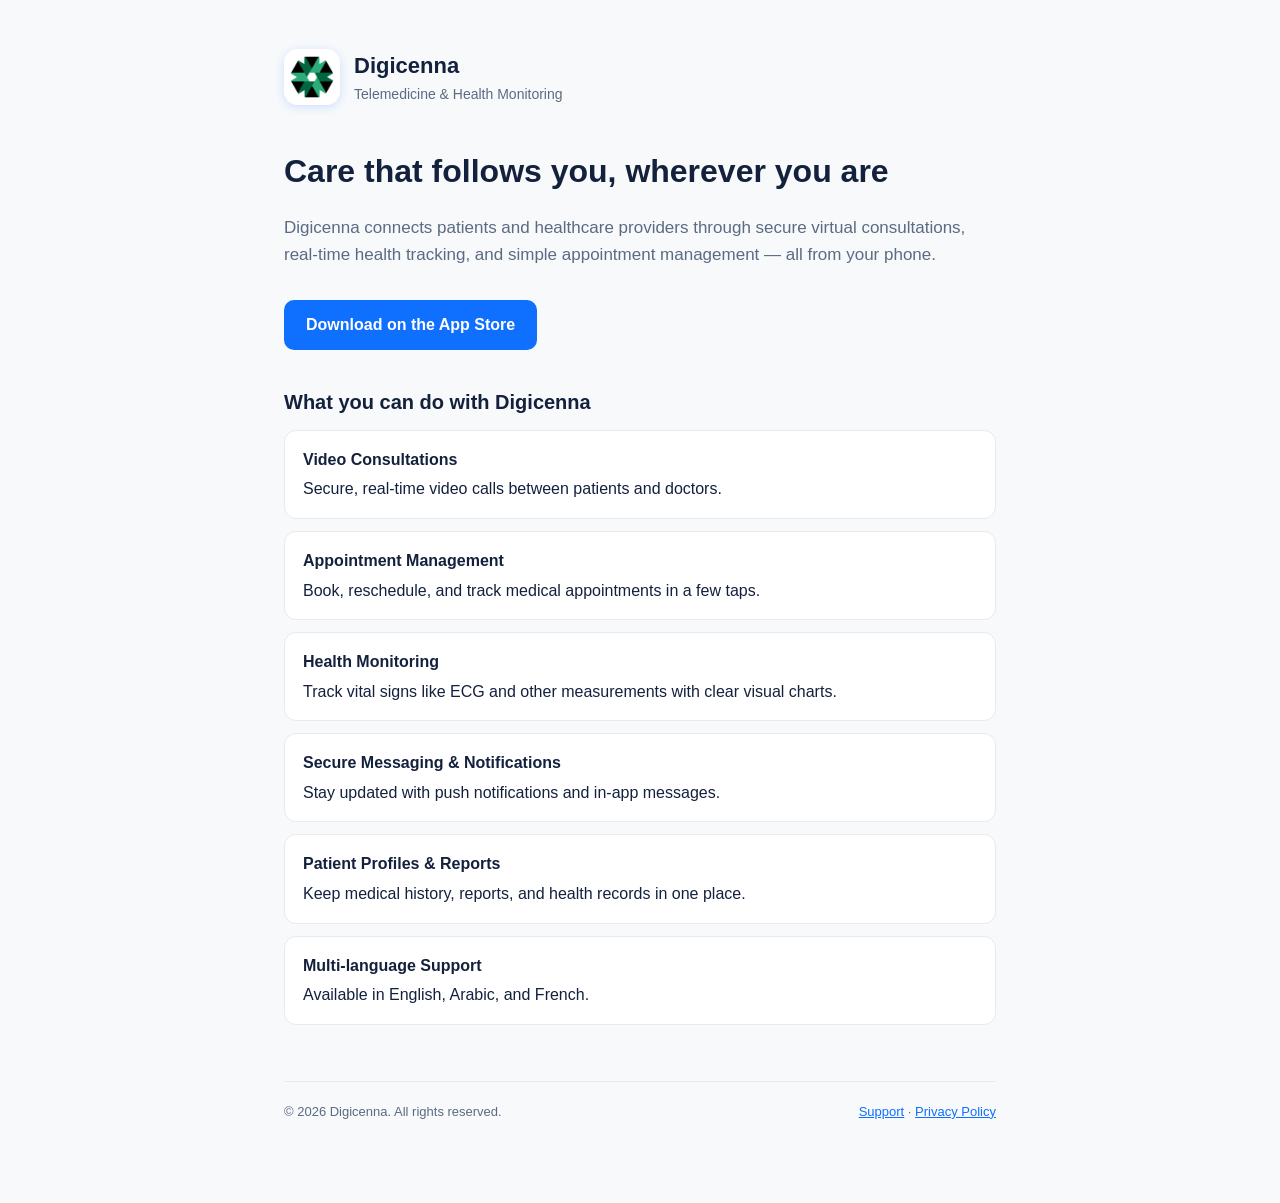
<file: docs/index.html>
<!DOCTYPE html>
<html lang="en">
<head>
<meta charset="UTF-8">
<meta name="viewport" content="width=device-width, initial-scale=1.0">
<title>Digicenna — Telemedicine &amp; Health Monitoring</title>
<meta name="description" content="Digicenna is a telemedicine and health monitoring app for virtual consultations, vital tracking, and appointment management.">
<link rel="icon" href="assets/logo.png">
<link rel="stylesheet" href="assets/style.css">
</head>
<body>
<div class="wrap">
  <header class="site">
    <img src="assets/logo.png" alt="Digicenna logo">
    <div>
      <div class="name">Digicenna</div>
      <div class="tagline">Telemedicine &amp; Health Monitoring</div>
    </div>
  </header>

  <h1>Care that follows you, wherever you are</h1>
  <p class="lead">
    Digicenna connects patients and healthcare providers through secure virtual
    consultations, real-time health tracking, and simple appointment management —
    all from your phone.
  </p>

  <!-- TODO: replace href with your live App Store listing URL once approved -->
  <a class="btn" href="https://apps.apple.com/" target="_blank" rel="noopener">Download on the App Store</a>

  <h2>What you can do with Digicenna</h2>
  <ul class="features">
    <li><strong>Video Consultations</strong>Secure, real-time video calls between patients and doctors.</li>
    <li><strong>Appointment Management</strong>Book, reschedule, and track medical appointments in a few taps.</li>
    <li><strong>Health Monitoring</strong>Track vital signs like ECG and other measurements with clear visual charts.</li>
    <li><strong>Secure Messaging &amp; Notifications</strong>Stay updated with push notifications and in-app messages.</li>
    <li><strong>Patient Profiles &amp; Reports</strong>Keep medical history, reports, and health records in one place.</li>
    <li><strong>Multi-language Support</strong>Available in English, Arabic, and French.</li>
  </ul>

  <footer>
    <span>© 2026 Digicenna. All rights reserved.</span>
    <span><a href="support.html">Support</a> · <a href="privacy.html">Privacy Policy</a></span>
  </footer>
</div>
</body>
</html>
</file>
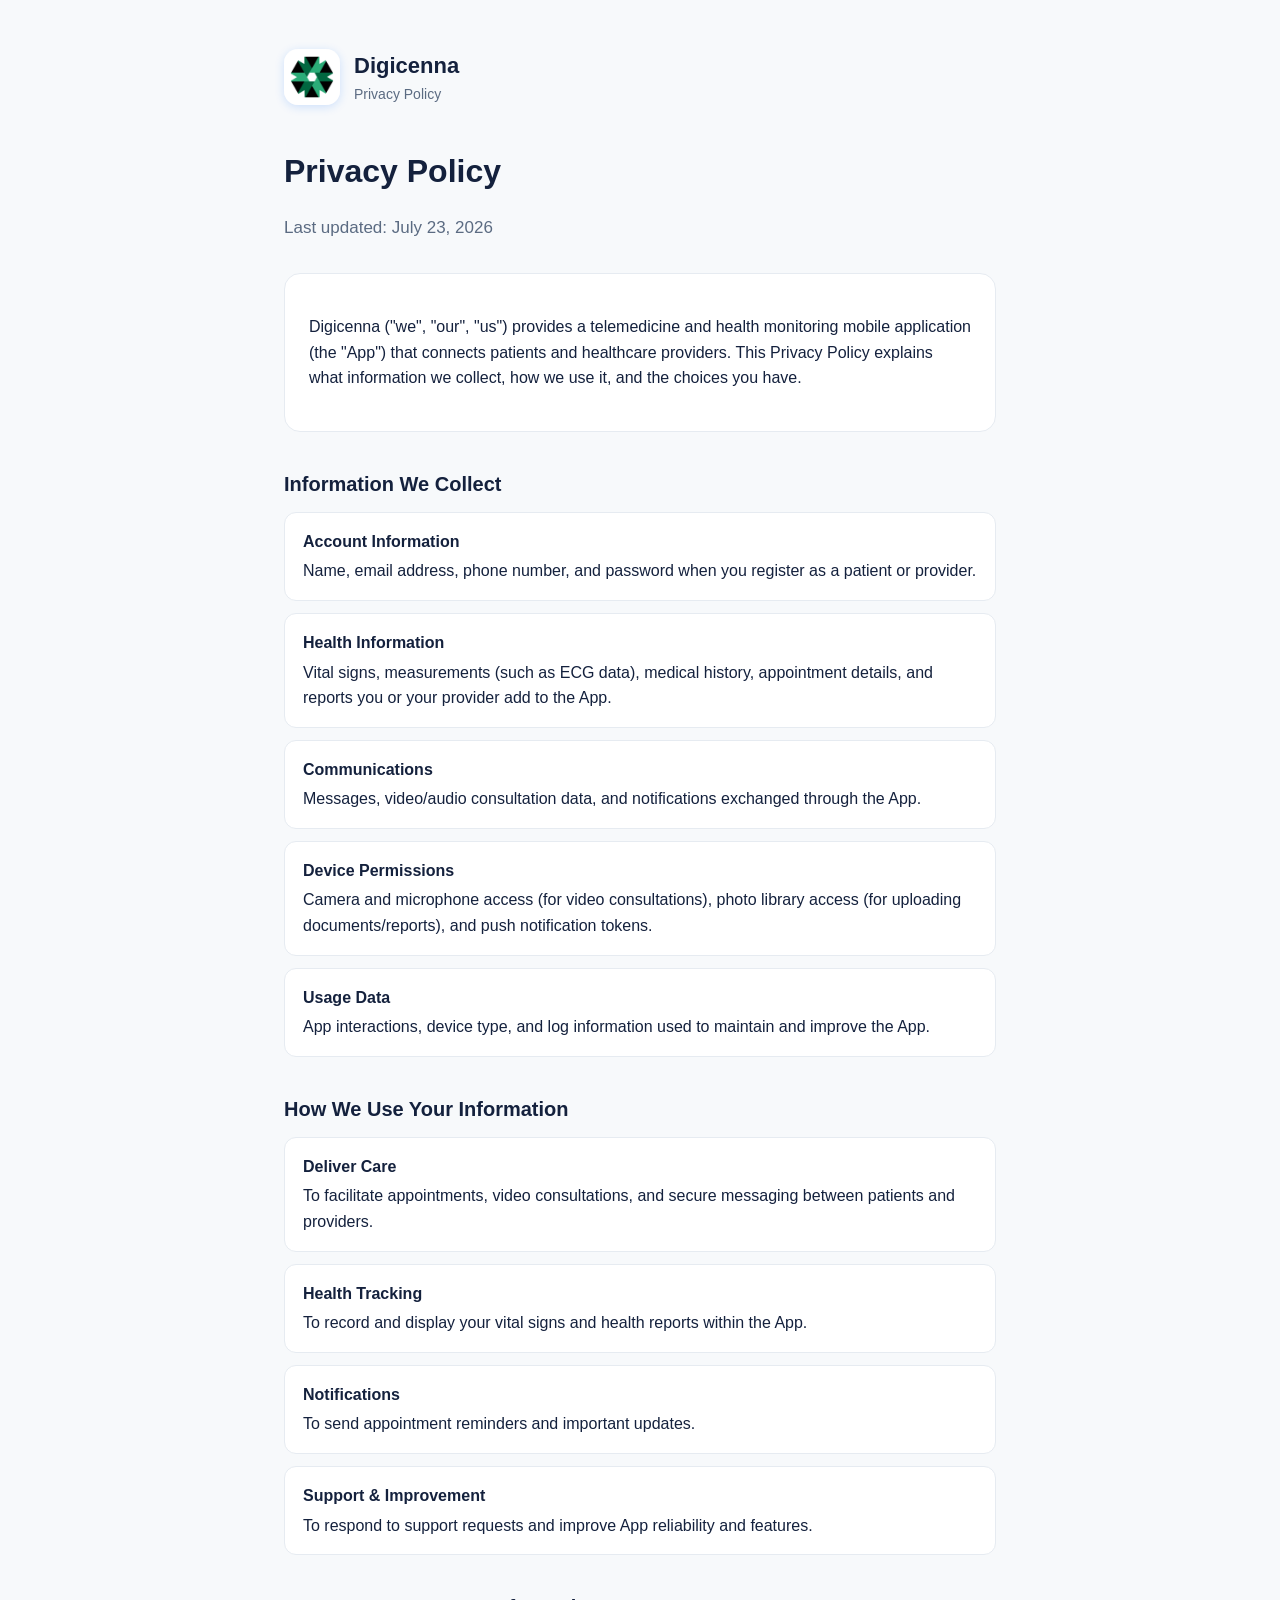
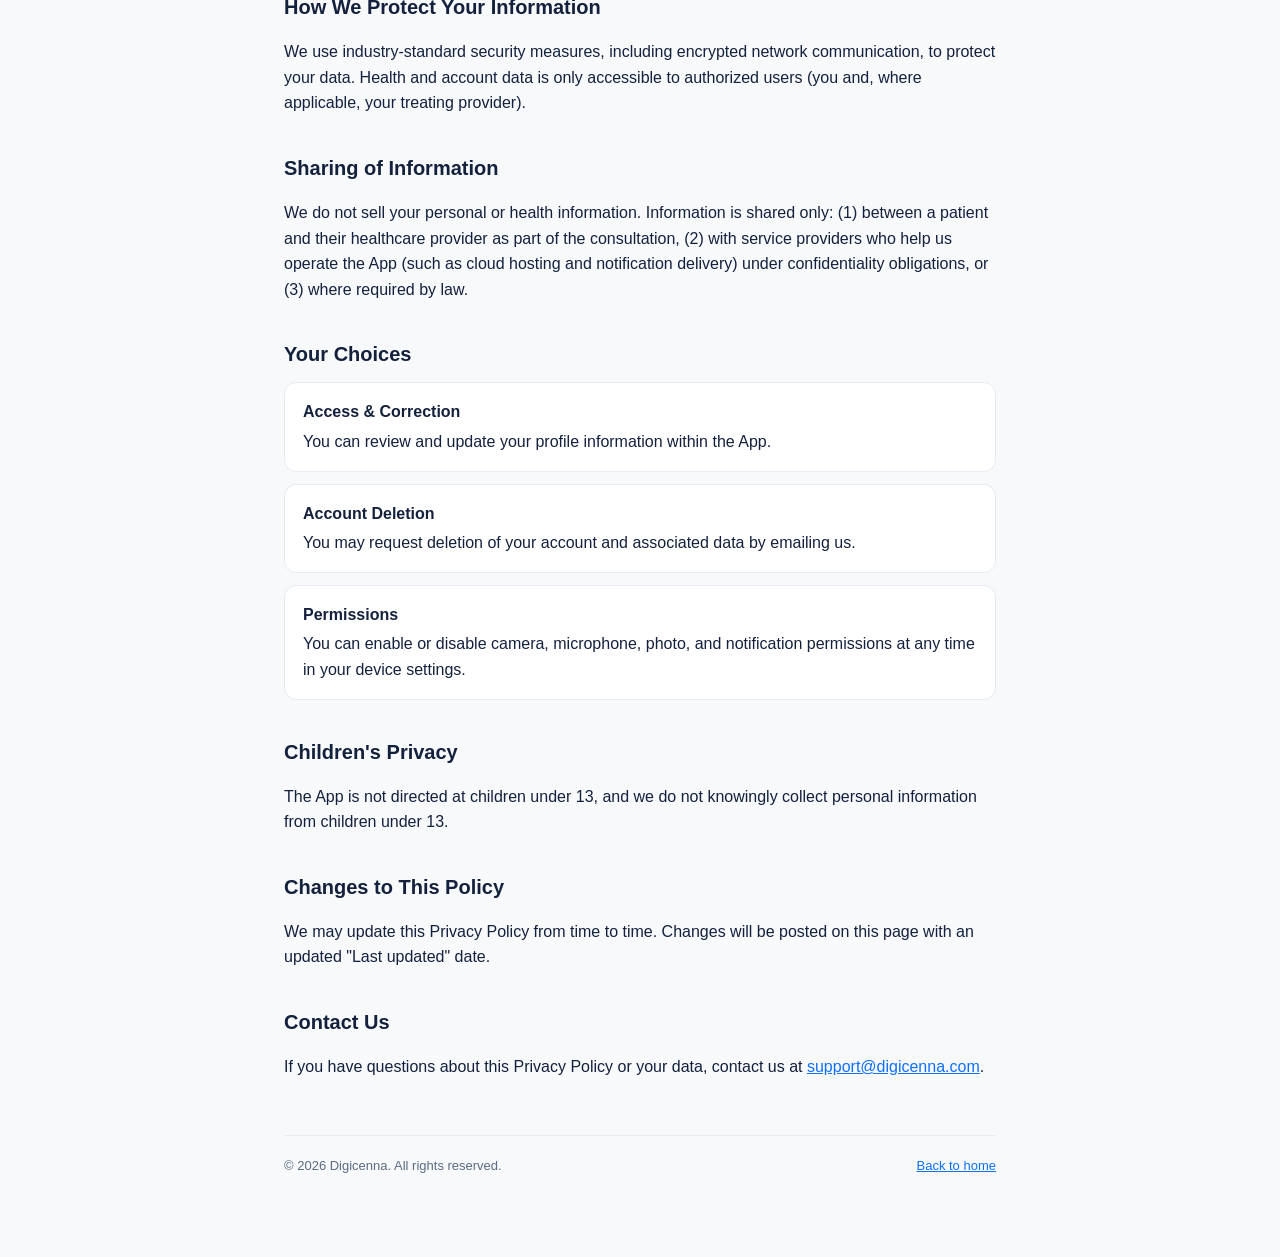
<file: docs/privacy.html>
<!DOCTYPE html>
<html lang="en">
<head>
<meta charset="UTF-8">
<meta name="viewport" content="width=device-width, initial-scale=1.0">
<title>Digicenna Privacy Policy</title>
<meta name="description" content="Privacy Policy for the Digicenna telemedicine and health monitoring app.">
<link rel="icon" href="assets/logo.png">
<link rel="stylesheet" href="assets/style.css">
</head>
<body>
<div class="wrap">
  <header class="site">
    <img src="assets/logo.png" alt="Digicenna logo">
    <div>
      <div class="name">Digicenna</div>
      <div class="tagline">Privacy Policy</div>
    </div>
  </header>

  <h1>Privacy Policy</h1>
  <p class="lead">Last updated: July 23, 2026</p>

  <div class="card">
    <p>
      Digicenna ("we", "our", "us") provides a telemedicine and health monitoring
      mobile application (the "App") that connects patients and healthcare
      providers. This Privacy Policy explains what information we collect, how we
      use it, and the choices you have.
    </p>
  </div>

  <h2>Information We Collect</h2>
  <ul class="features">
    <li><strong>Account Information</strong>Name, email address, phone number, and password when you register as a patient or provider.</li>
    <li><strong>Health Information</strong>Vital signs, measurements (such as ECG data), medical history, appointment details, and reports you or your provider add to the App.</li>
    <li><strong>Communications</strong>Messages, video/audio consultation data, and notifications exchanged through the App.</li>
    <li><strong>Device Permissions</strong>Camera and microphone access (for video consultations), photo library access (for uploading documents/reports), and push notification tokens.</li>
    <li><strong>Usage Data</strong>App interactions, device type, and log information used to maintain and improve the App.</li>
  </ul>

  <h2>How We Use Your Information</h2>
  <ul class="features">
    <li><strong>Deliver Care</strong>To facilitate appointments, video consultations, and secure messaging between patients and providers.</li>
    <li><strong>Health Tracking</strong>To record and display your vital signs and health reports within the App.</li>
    <li><strong>Notifications</strong>To send appointment reminders and important updates.</li>
    <li><strong>Support &amp; Improvement</strong>To respond to support requests and improve App reliability and features.</li>
  </ul>

  <h2>How We Protect Your Information</h2>
  <p>
    We use industry-standard security measures, including encrypted network
    communication, to protect your data. Health and account data is only
    accessible to authorized users (you and, where applicable, your treating
    provider).
  </p>

  <h2>Sharing of Information</h2>
  <p>
    We do not sell your personal or health information. Information is shared
    only: (1) between a patient and their healthcare provider as part of the
    consultation, (2) with service providers who help us operate the App (such
    as cloud hosting and notification delivery) under confidentiality
    obligations, or (3) where required by law.
  </p>

  <h2>Your Choices</h2>
  <ul class="features">
    <li><strong>Access &amp; Correction</strong>You can review and update your profile information within the App.</li>
    <li><strong>Account Deletion</strong>You may request deletion of your account and associated data by emailing us.</li>
    <li><strong>Permissions</strong>You can enable or disable camera, microphone, photo, and notification permissions at any time in your device settings.</li>
  </ul>

  <h2>Children's Privacy</h2>
  <p>
    The App is not directed at children under 13, and we do not knowingly
    collect personal information from children under 13.
  </p>

  <h2>Changes to This Policy</h2>
  <p>
    We may update this Privacy Policy from time to time. Changes will be posted
    on this page with an updated "Last updated" date.
  </p>

  <h2>Contact Us</h2>
  <p>
    If you have questions about this Privacy Policy or your data, contact us at
    <a href="mailto:support@digicenna.com">support@digicenna.com</a>.
  </p>

  <footer>
    <span>© 2026 Digicenna. All rights reserved.</span>
    <span><a href="index.html">Back to home</a></span>
  </footer>
</div>
</body>
</html>
</file>
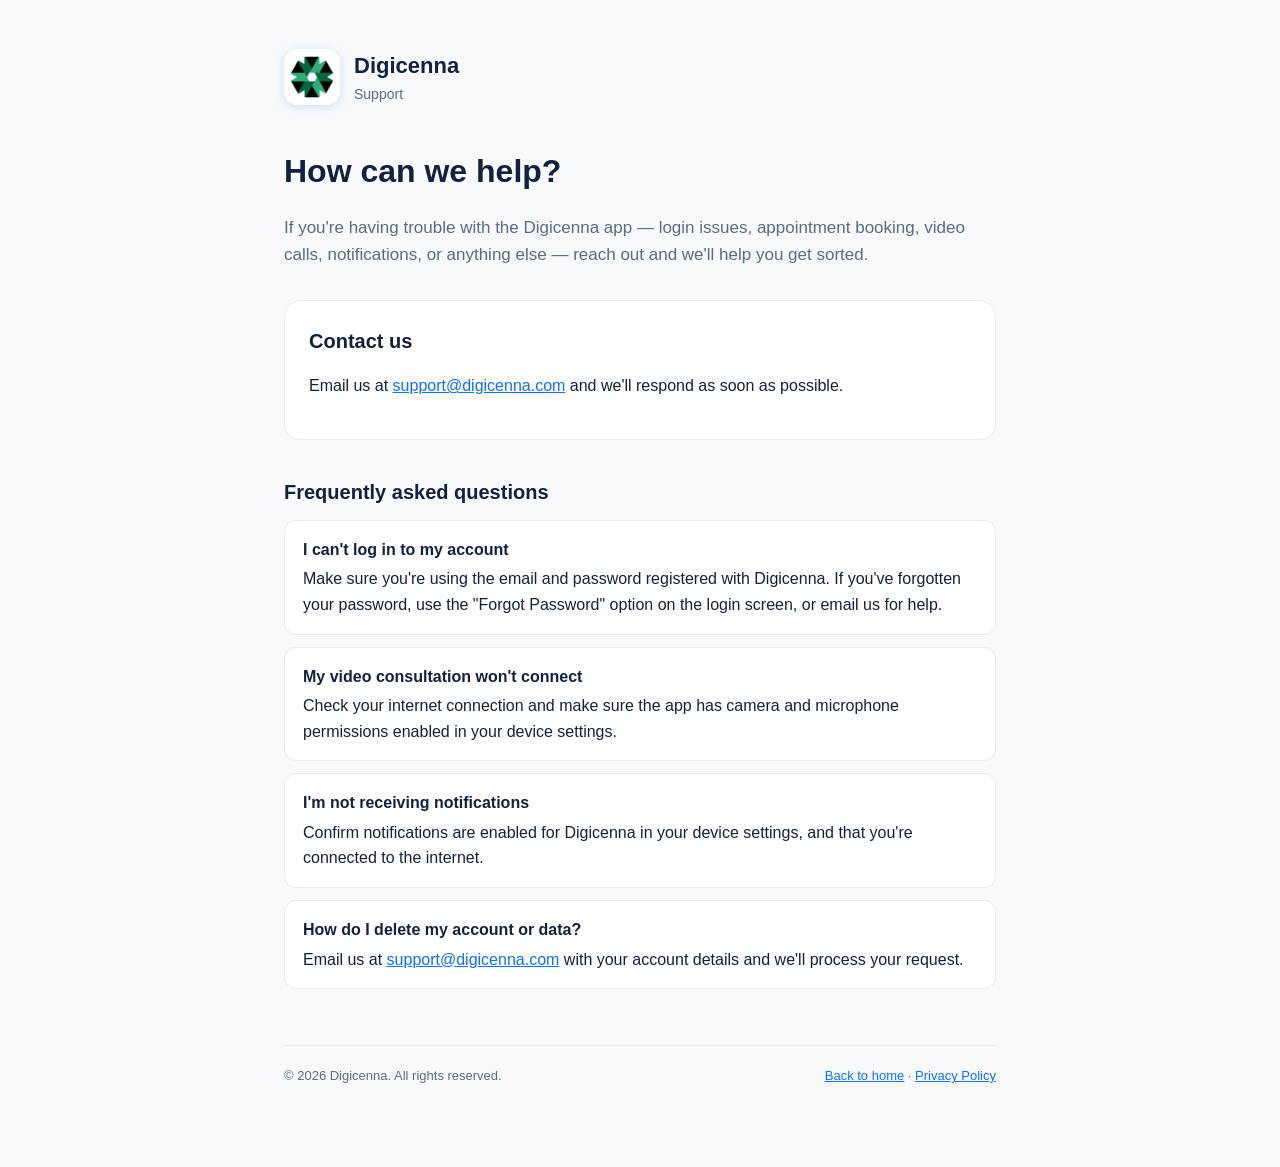
<file: docs/support.html>
<!DOCTYPE html>
<html lang="en">
<head>
<meta charset="UTF-8">
<meta name="viewport" content="width=device-width, initial-scale=1.0">
<title>Digicenna Support</title>
<meta name="description" content="Get help with the Digicenna app — contact support, FAQs, and troubleshooting.">
<link rel="icon" href="assets/logo.png">
<link rel="stylesheet" href="assets/style.css">
</head>
<body>
<div class="wrap">
  <header class="site">
    <img src="assets/logo.png" alt="Digicenna logo">
    <div>
      <div class="name">Digicenna</div>
      <div class="tagline">Support</div>
    </div>
  </header>

  <h1>How can we help?</h1>
  <p class="lead">
    If you're having trouble with the Digicenna app — login issues, appointment
    booking, video calls, notifications, or anything else — reach out and we'll help
    you get sorted.
  </p>

  <div class="card">
    <h2 style="margin-top:0;">Contact us</h2>
    <p>Email us at <a href="mailto:support@digicenna.com">support@digicenna.com</a> and we'll respond as soon as possible.</p>
  </div>

  <h2>Frequently asked questions</h2>
  <ul class="features">
    <li><strong>I can't log in to my account</strong>Make sure you're using the email and password registered with Digicenna. If you've forgotten your password, use the "Forgot Password" option on the login screen, or email us for help.</li>
    <li><strong>My video consultation won't connect</strong>Check your internet connection and make sure the app has camera and microphone permissions enabled in your device settings.</li>
    <li><strong>I'm not receiving notifications</strong>Confirm notifications are enabled for Digicenna in your device settings, and that you're connected to the internet.</li>
    <li><strong>How do I delete my account or data?</strong>Email us at <a href="mailto:support@digicenna.com">support@digicenna.com</a> with your account details and we'll process your request.</li>
  </ul>

  <footer>
    <span>© 2026 Digicenna. All rights reserved.</span>
    <span><a href="index.html">Back to home</a> · <a href="privacy.html">Privacy Policy</a></span>
  </footer>
</div>
</body>
</html>
</file>
<file: docs/assets/style.css>
:root {
  --bg: #f7f9fb;
  --card: #ffffff;
  --text: #14213d;
  --muted: #5b6b82;
  --accent: #0f6fff;
  --accent-dark: #0a52c2;
  --border: #e6ebf1;
}

* { box-sizing: border-box; }

body {
  margin: 0;
  font-family: -apple-system, BlinkMacSystemFont, "Segoe UI", Roboto, Helvetica, Arial, sans-serif;
  background: var(--bg);
  color: var(--text);
  line-height: 1.6;
}

.wrap {
  max-width: 760px;
  margin: 0 auto;
  padding: 48px 24px 80px;
}

header.site {
  display: flex;
  align-items: center;
  gap: 14px;
  margin-bottom: 40px;
}

header.site img {
  width: 56px;
  height: 56px;
  border-radius: 14px;
  box-shadow: 0 2px 10px rgba(15, 111, 255, 0.18);
}

header.site .name {
  font-size: 22px;
  font-weight: 700;
}

header.site .tagline {
  font-size: 14px;
  color: var(--muted);
}

h1 {
  font-size: 32px;
  margin: 0 0 12px;
}

h2 {
  font-size: 20px;
  margin: 36px 0 12px;
}

p { color: var(--text); }

.lead {
  font-size: 17px;
  color: var(--muted);
  margin-bottom: 32px;
}

.card {
  background: var(--card);
  border: 1px solid var(--border);
  border-radius: 16px;
  padding: 24px;
  margin-bottom: 20px;
}

.features {
  list-style: none;
  padding: 0;
  margin: 0;
  display: grid;
  gap: 12px;
}

.features li {
  background: var(--card);
  border: 1px solid var(--border);
  border-radius: 12px;
  padding: 16px 18px;
}

.features li strong { display: block; margin-bottom: 4px; }

.btn {
  display: inline-block;
  background: var(--accent);
  color: #fff;
  text-decoration: none;
  font-weight: 600;
  padding: 12px 22px;
  border-radius: 10px;
  transition: background 0.15s ease;
}

.btn:hover { background: var(--accent-dark); }

a { color: var(--accent); }

footer {
  margin-top: 56px;
  padding-top: 20px;
  border-top: 1px solid var(--border);
  font-size: 13px;
  color: var(--muted);
  display: flex;
  justify-content: space-between;
  flex-wrap: wrap;
  gap: 8px;
}

@media (prefers-color-scheme: dark) {
  :root {
    --bg: #0b1220;
    --card: #131c2e;
    --text: #edf1f7;
    --muted: #9aa9c0;
    --border: #223049;
  }
}
</file>
